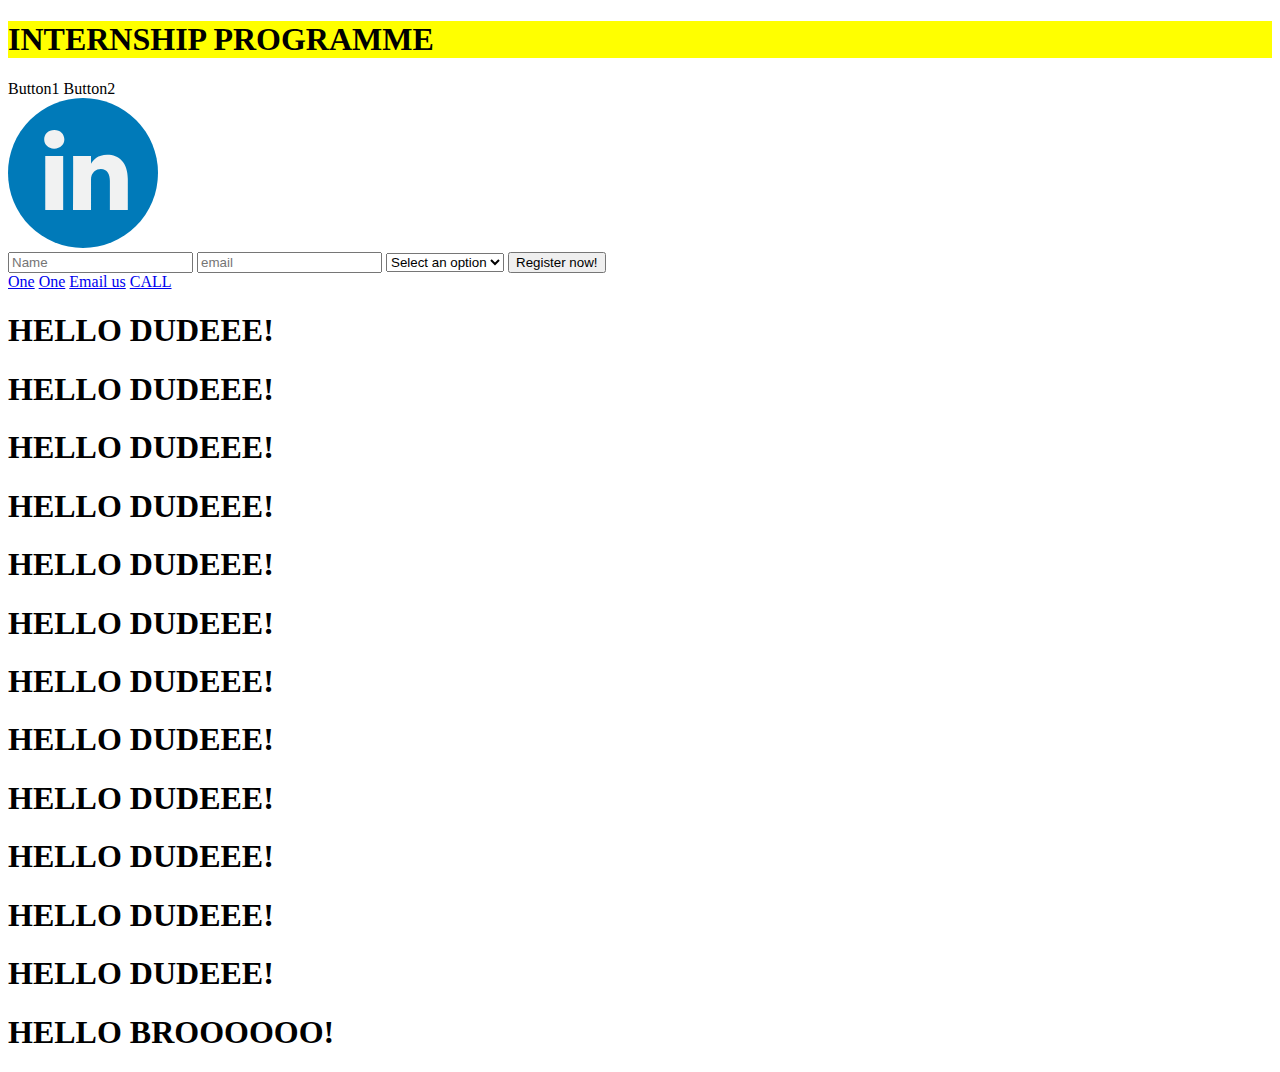
<file: index.html>
<!DOCTYPE html>
<html lang="en">
<head>
	<title>::Reactjspproject::</title>
	<link rel="icon" type="favicon" href="image/linkedin.svg">
	<meta name="viewport" content="width=device-width, initial-scale=1"/>
	<link rel="stylesheet" href="https://stackpath.bootstrapcdn.com/bootstrap/4.5.0/css/bootstrap.min.css" integrity="sha384-9aIt2nRpC12Uk9gS9baDl411NQApFmC26EwAOH8WgZl5MYYxFfc+NcPb1dKGj7Sk" crossorigin="anonymous">
	<script src="https://code.jquery.com/jquery-3.5.1.slim.min.js" integrity="sha384-DfXdz2htPH0lsSSs5nCTpuj/zy4C+OGpamoFVy38MVBnE+IbbVYUew+OrCXaRkfj" crossorigin="anonymous"></script>
<script src="https://cdn.jsdelivr.net/npm/popper.js@1.16.0/dist/umd/popper.min.js" integrity="sha384-Q6E9RHvbIyZFJoft+2mJbHaEWldlvI9IOYy5n3zV9zzTtmI3UksdQRVvoxMfooAo" crossorigin="anonymous"></script>
<script src="https://stackpath.bootstrapcdn.com/bootstrap/4.5.0/js/bootstrap.min.js" integrity="sha384-OgVRvuATP1z7JjHLkuOU7Xw704+h835Lr+6QL9UvYjZE3Ipu6Tp75j7Bh/kR0JKI" crossorigin="anonymous"></script>
</head>
<body>
	<h1 style="background: yellow"> INTERNSHIP PROGRAMME</h1>
	<span>Button1</span> 
	<span>Button2</span>
	<br>
	<img src="images/linkedin.svg" height="150px" width="150px">
	<form>
		<input type="text" placeholder="Name" required>
		<input type="email" placeholder="email" required>
		<select required>
			<option selected disabled>Select an option</option>
			<option value="one">Hyderabad</option>
			<option >Bangalore</option>
			<option>Bombay</option>
		</select>
		<input type="submit" value="Register now!">
	</form>
	<!--NAVIGATION ELEMENTS!-->
	<a href="#one">One</a> <!-- inbound navigation!-->
	<a href="about.html">One</a> <!-- outbound navigation!-->
	<a href="mailto: xyz@gmail.com">Email us</a>
	<a href="tel: +919951502754">CALL</a>
	<!-- These 4 anchors are navigation elements.They are inline i.e output is displayed in a single line unless specified, h1, p et cetera aren't inline, they cover the whole width!-->

	<h1 >HELLO DUDEEE!</h1>
	<h1>HELLO DUDEEE!</h1>
	<h1>HELLO DUDEEE!</h1>
	<h1>HELLO DUDEEE!</h1>
	<h1>HELLO DUDEEE!</h1>
	<h1>HELLO DUDEEE!</h1>
	<h1>HELLO DUDEEE!</h1>
	<h1>HELLO DUDEEE!</h1>
	<h1>HELLO DUDEEE!</h1>
	<h1>HELLO DUDEEE!</h1>
	<h1>HELLO DUDEEE!</h1>
	<h1>HELLO DUDEEE!</h1>
	<h1 id="one">HELLO BROOOOOO!</h1>

	<!--semantic elements!-->
	
</body>
</html>
</file>
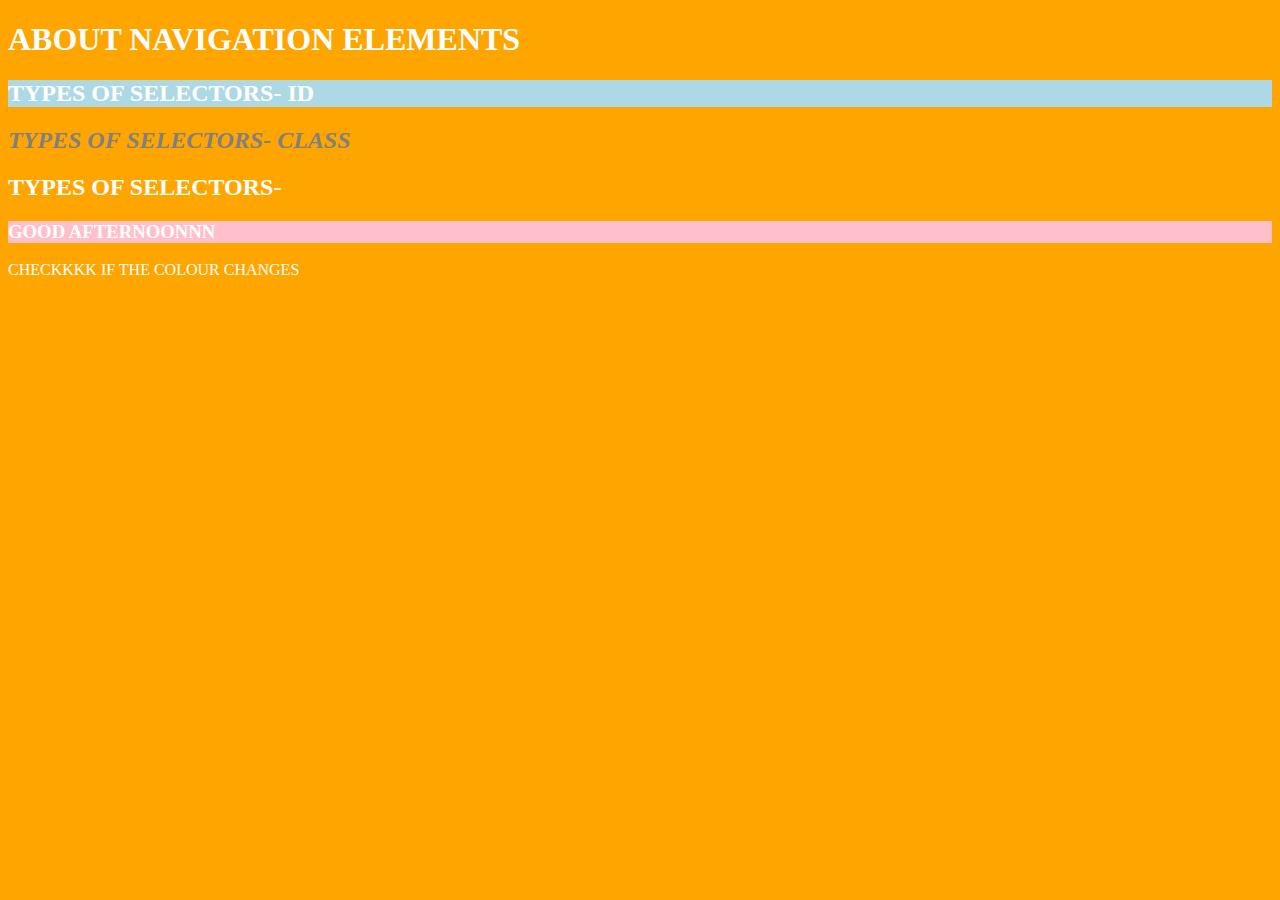
<file: about.html>
<!DOCTYPE html>
<html>
<head>
	<title>::about::</title>
	
	<!--* specifies a universal selector. Black background and white text is applied throughout to all the elements!!-->
	<!--id #- only for particular elements-->
	<style>
		*{
			background: orange;
			color: white;
		} 
		#one{
			background-color: lightblue
		}
		.two{
			font-style: italic;
			color: gray;
		}
		.parent#child{
			font-size: italic;
			color: green;
		}
		
	</style>
</head>
<body>

<h1> ABOUT NAVIGATION ELEMENTS</h1>
<h2 id="one">TYPES OF SELECTORS- ID</h2>
<h2 class="two">TYPES OF SELECTORS- CLASS</h2>
<h2 >TYPES OF SELECTORS-</h2>


<h3 style="background-color: pink;" >GOOD AFTERNOONNN</h3>
<p>CHECKKKK
IF
THE
COLOUR
CHANGES</p>
</body>
</html>
</file>
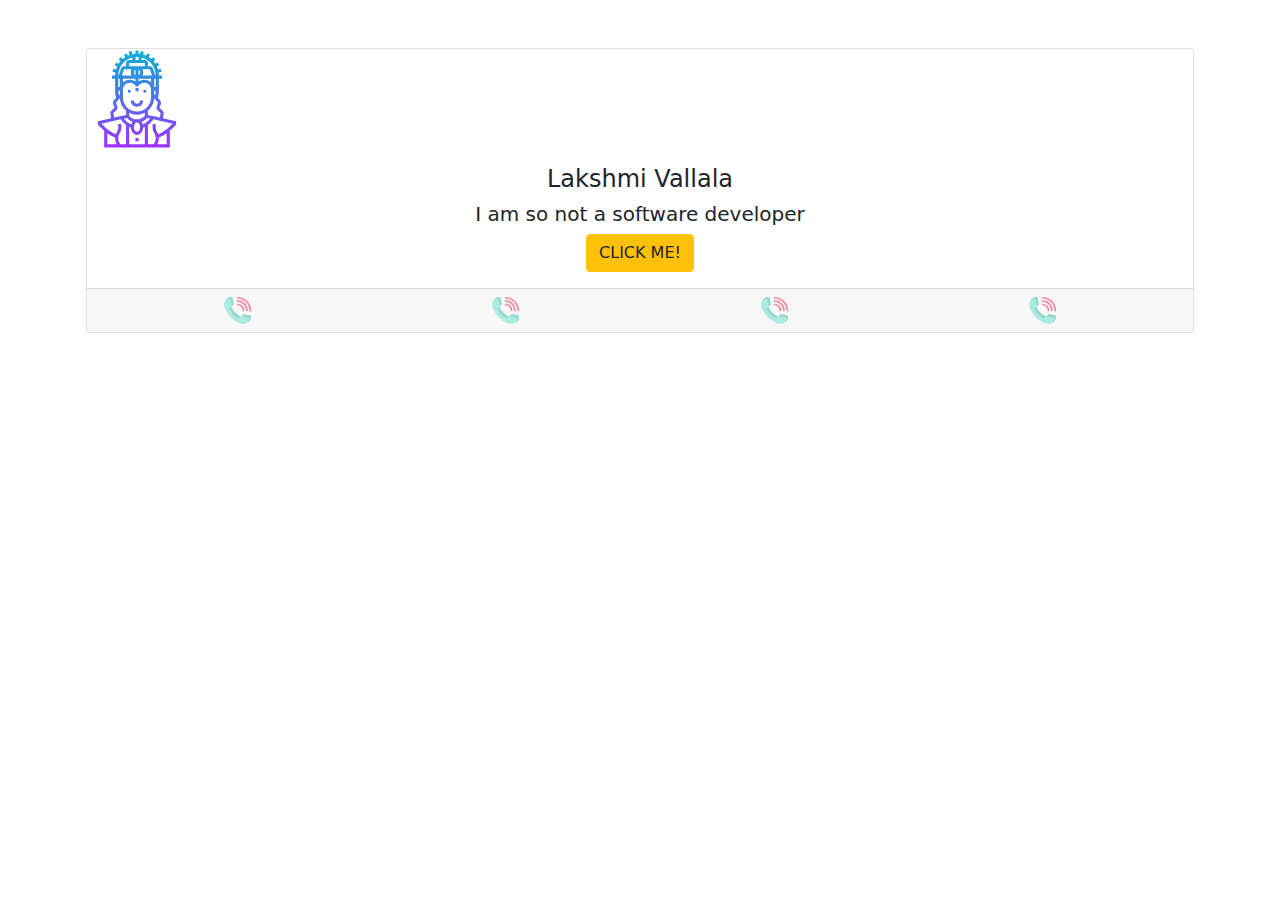
<file: cards.html>
<!DOCTYPE html>
<html>
<head>
	<title>::Profile Cards::</title>
	<link rel="stylesheet" type="text/css" href="css/bootstrap.min.css">
	<script type="text/javascript" src="js/bootstrap.min.js"></script>
	<style type="text/css">
		.demo{
			display: flex;
		}
		.demo img{
			width:10%;
		
		}
		/*.sample img{
			width: 50%;
		}*/
		/*.card{
			height: 700px;

		}
		mt is margin top*/
		.new-style{
			width: 100px;
		}

	</style>
</head>
<body>
	<div class="container text-center">
		<div class="card-group">
		<div class="card mt-5 sample" style="width: 10px">
			<img class="card-img-top new-style" src="images/lakshmi.svg">
			<div class="card-body">
				<h4 class="card-title">Lakshmi Vallala</h4>
				<h5 class="card-title">I am so not a software developer</h5>
				<a href="home.html" class="btn btn-warning">CLICK ME!</a>
			</div>
			<div class="card-footer demo">
				<a href="tel:938424934"><img src="images/call.svg"></a>
				<a href="tel:938424934"><img src="images/call.svg"></a>
				<a href="tel:938424934"><img src="images/call.svg"></a>
				<a href="tel:938424934"><img src="images/call.svg"></a>
			</div>



		</div>
	</div>
</div>




	
</body>
</html>
</file>
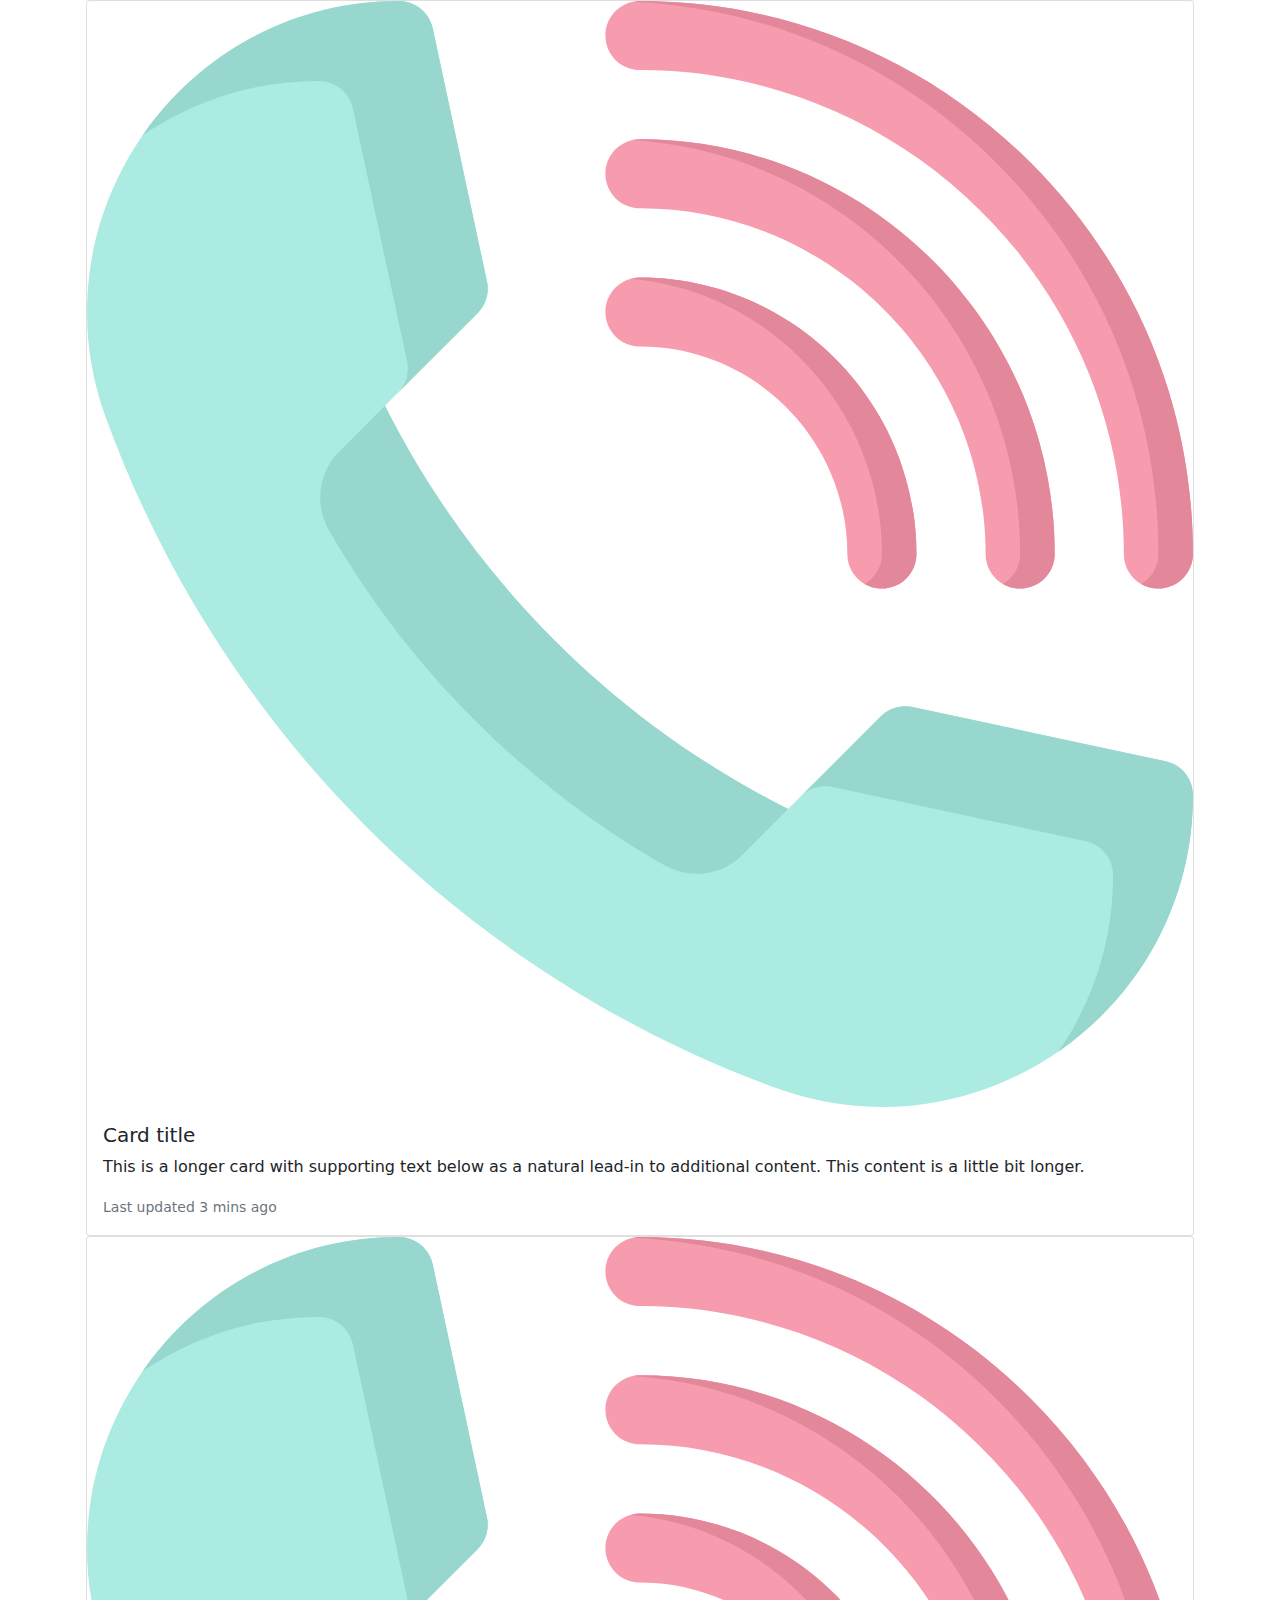
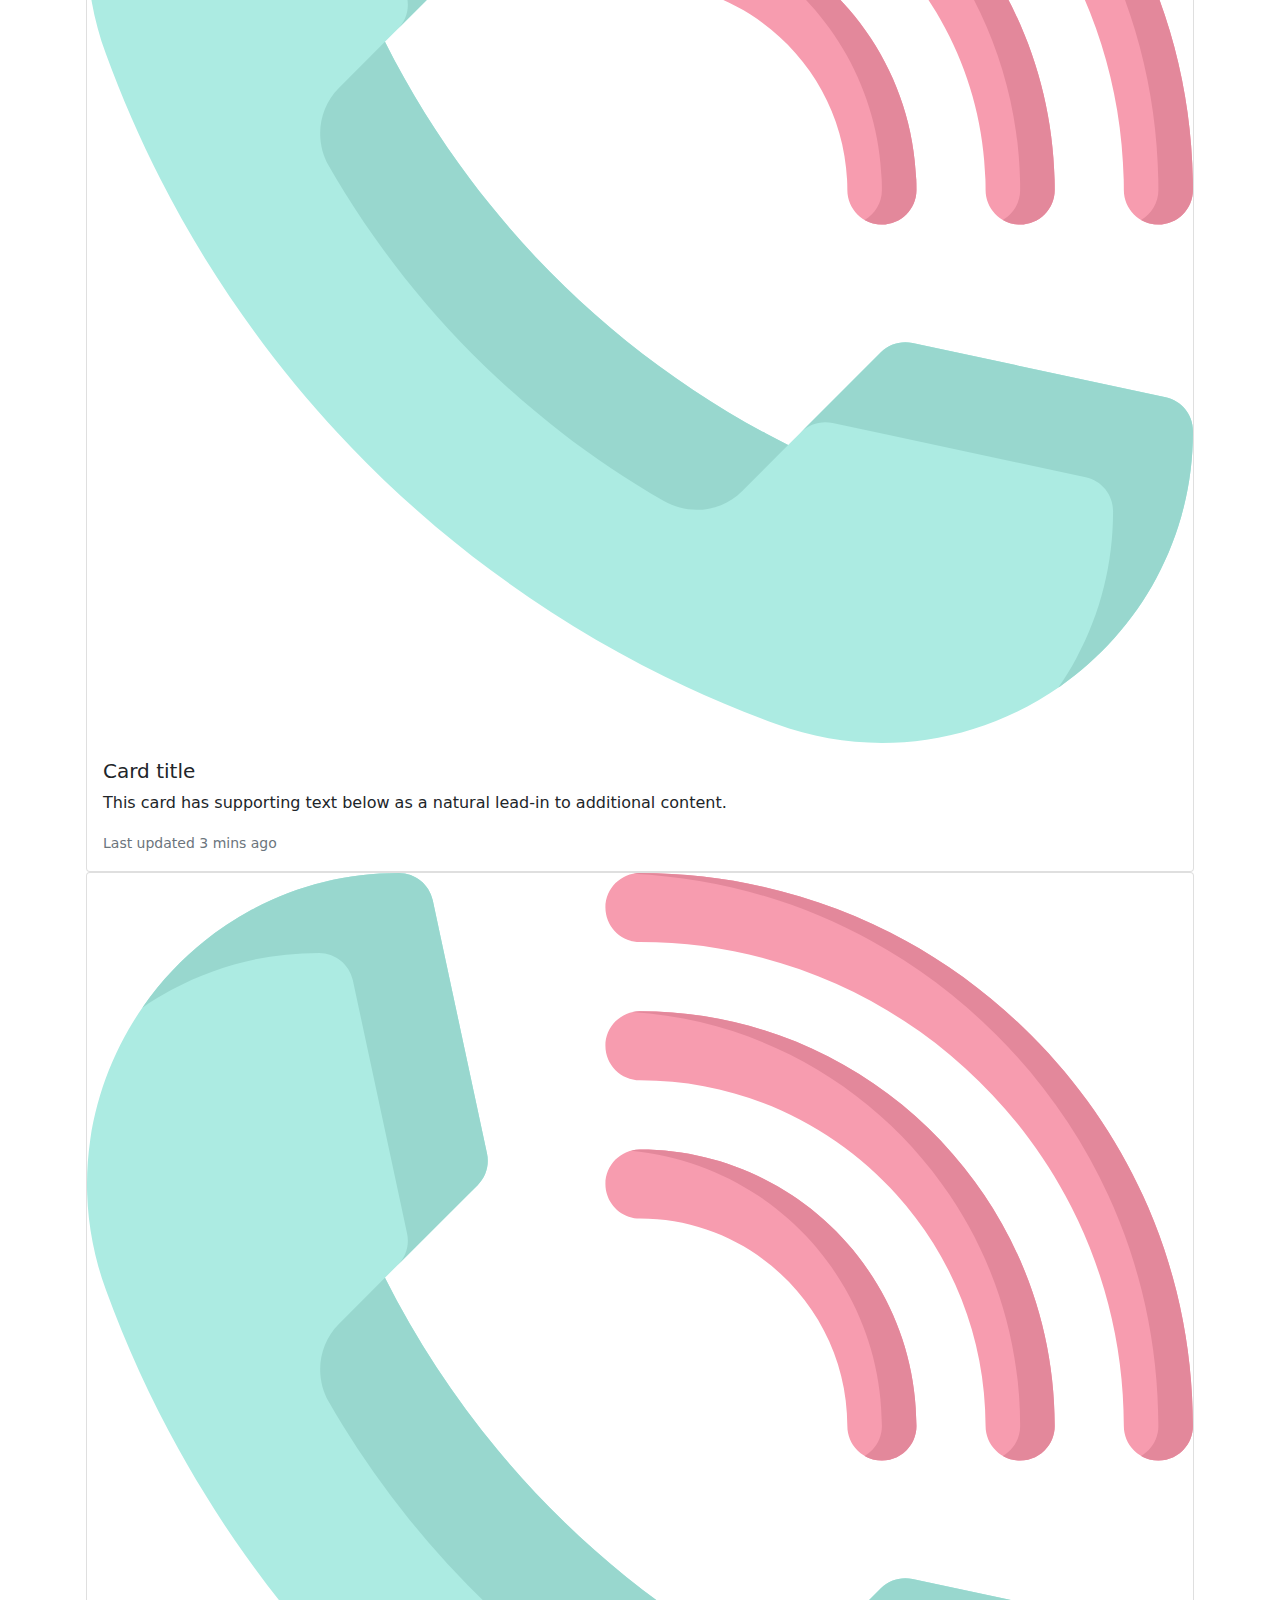
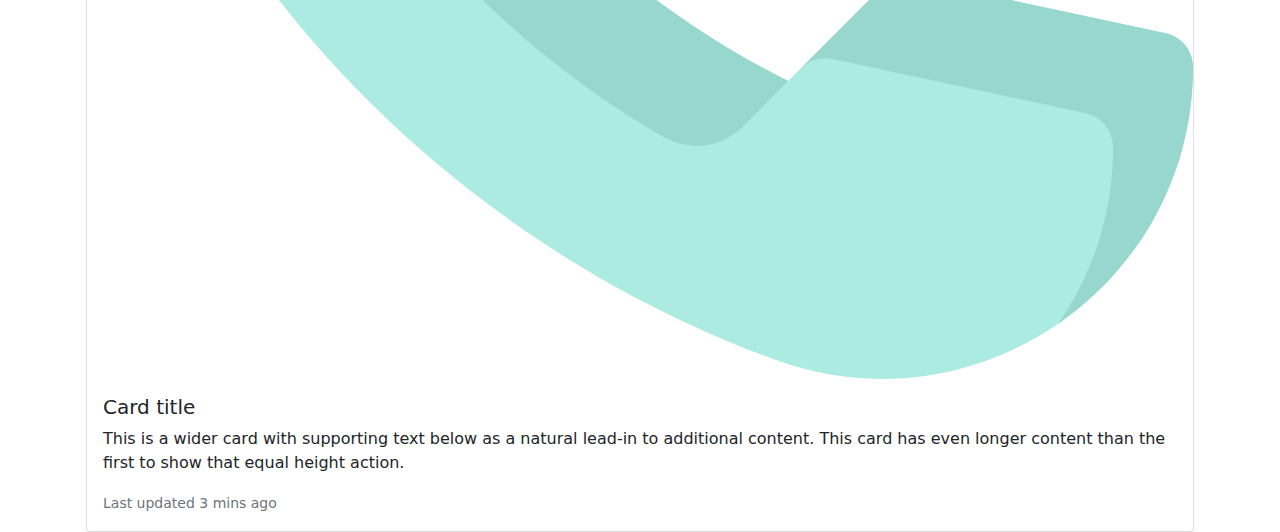
<file: cards1.html>
<!DOCTYPE html>
<html>
<head>
<title>:: Profile cards :: </title>
<link rel="stylesheet" type="text/css" href="css/bootstrap.min.css">
<script type="text/javascript" src="js/bootstrap.min.js"></script>
<!-- <style type="text/css">
.demo {
display: flex;
}
.demo img {
width: 10%;
}
.img1{
	width: 20%;
}

</style> -->
</head>
<body>
<div class="container ">

<div class="card-deck">
  <div class="card">
    <img src="images/call.svg" class="card-img-top" alt="...">
    <div class="card-body">
      <h5 class="card-title">Card title</h5>
      <p class="card-text">This is a longer card with supporting text below as a natural lead-in to additional content. This content is a little bit longer.</p>
      <p class="card-text"><small class="text-muted">Last updated 3 mins ago</small></p>
    </div>
  </div>
  <div class="card">
    <img src="images/call.svg" class="card-img-top" alt="...">
    <div class="card-body">
      <h5 class="card-title">Card title</h5>
      <p class="card-text">This card has supporting text below as a natural lead-in to additional content.</p>
      <p class="card-text"><small class="text-muted">Last updated 3 mins ago</small></p>
    </div>
  </div>
  <div class="card">
    <img src="images/call.svg" class="card-img-top" alt="...">
    <div class="card-body">
      <h5 class="card-title">Card title</h5>
      <p class="card-text">This is a wider card with supporting text below as a natural lead-in to additional content. This card has even longer content than the first to show that equal height action.</p>
      <p class="card-text"><small class="text-muted">Last updated 3 mins ago</small></p>
    </div>
  </div>
</div>


</div>
</body>
</html>
</file>
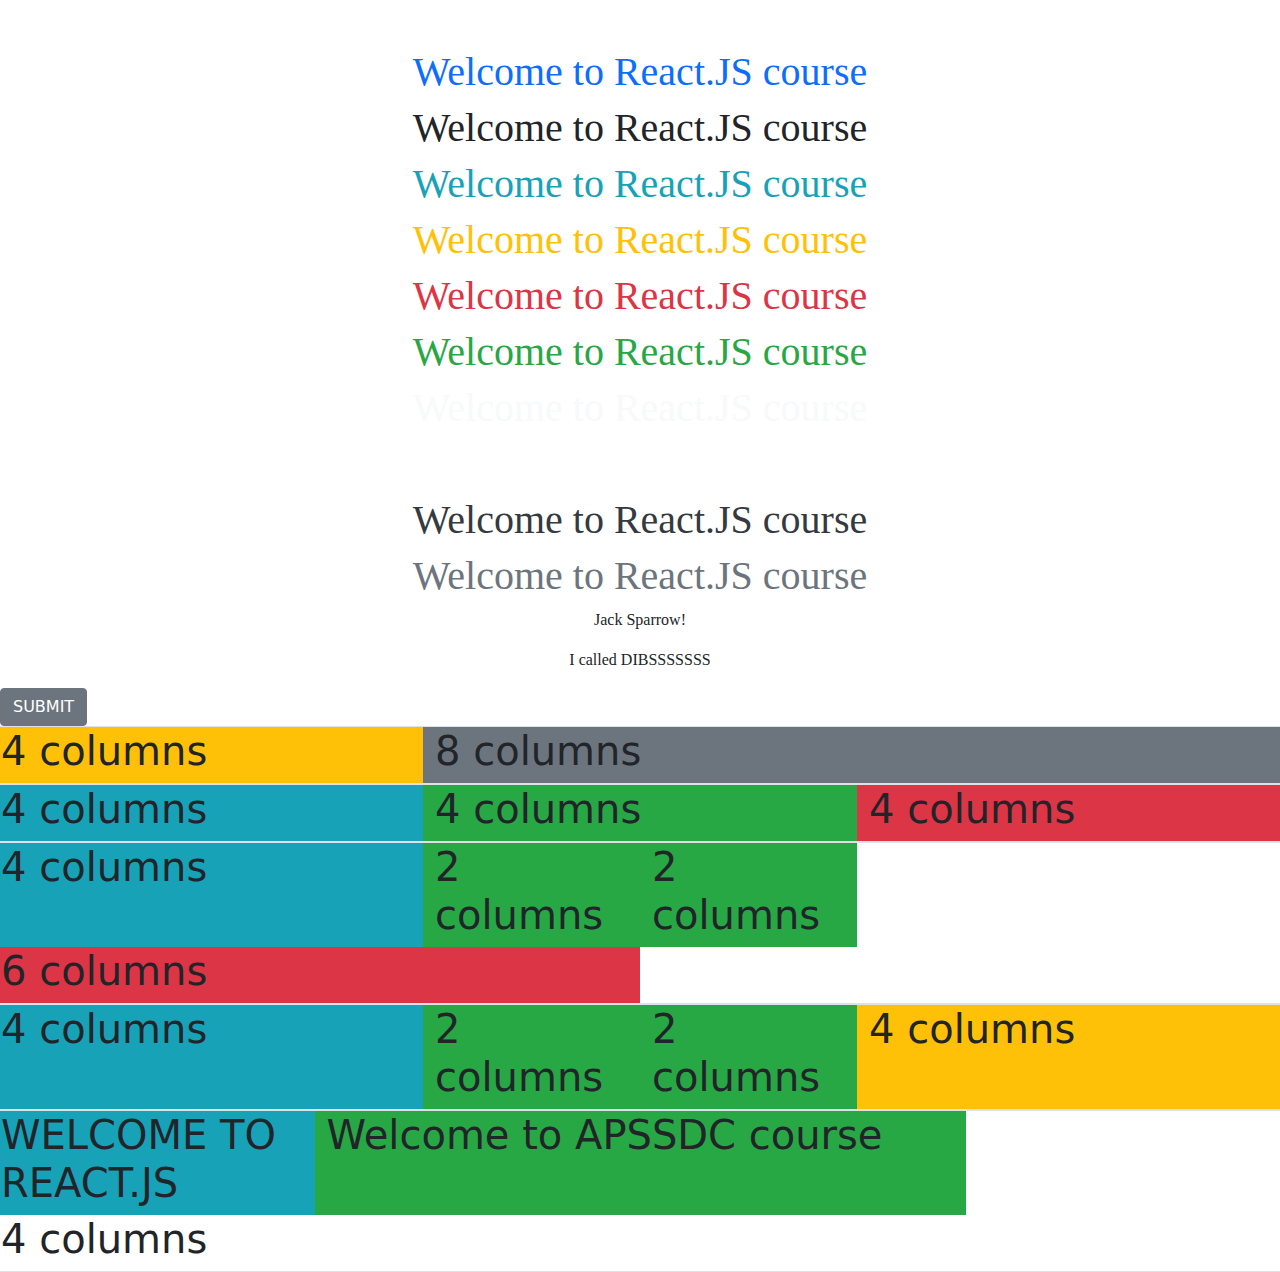
<file: home.html>
<!DOCTYPE html>
<html>
<head>
	<title>::Bootstrap concepts</title>
	<meta name="viewport" content="width=device-width" initial-scale=1.0>
	<link rel="stylesheet" type="text/css" href="css/bootstrap.min.css">
	<script type="text/javascript" src="js/bootstrap.min.js"></script>
</head>
<body>
<div class="container text-center mt-5" style="font-family: italic;">
	<h1 class="text-primary"> Welcome to React.JS course</h1>
	<h1 class="text-seondary"> Welcome to React.JS course</h1>
	<h1 class="text-info"> Welcome to React.JS course</h1>
	<h1 class="text-warning"> Welcome to React.JS course</h1>
	<h1 class="text-danger"> Welcome to React.JS course</h1>
	<h1 class="text-success"> Welcome to React.JS course</h1>
	<h1 class="text-light"> Welcome to React.JS course</h1>
	<h1 class="text-white"> Welcome to React.JS course</h1>
	<h1 class="text-dark"> Welcome to React.JS course</h1>
	<h1 class="text-muted"> Welcome to React.JS course</h1>
	<p>Jack Sparrow!</p>
	<p>I called DIBSSSSSSS</p>
</div>
<button class="btn btn-secondary">SUBMIT</button>
<div class="row border">
	<!--12 columns , sm means small screen-->
	<div class="col-sm-4 bg-warning">
		<h1>4 columns</h1>
	</div>
	<div class="col-sm-8 bg-secondary">
		<h1>8 columns</h1>
	</div>
</div>

<div class="row border">
	<!--For each row we have 12 columns , sm means small screen-->
	<div class="col bg-info">
		<h1>4 columns</h1>
	</div>
	<div class="col bg-success">
		<h1>4 columns</h1>
	</div>
	<div class="col bg-danger">
		<h1>4 columns</h1>
	</div>
</div>

<div class="row border">
	<!-- Grid system for medium md device -->
	<div class="col-md-4 bg-info">
		<h1>4 columns</h1>
	</div>
	<div class="col-md-2 bg-success">
		<h1>2 columns</h1>
	</div>
	<div class="col-md-2 bg-success">
		<h1>2 columns</h1>
	</div>
	<div class="col-md-6 bg-danger">
		<h1>6 columns</h1>
	</div>
</div>
<div class="row border">
	<!-- Grid system for medium md device -->
	<div class="col-md-4 bg-info">
		<h1>4 columns</h1>
	</div>
	<div class="col-md-2 bg-success">
		<h1>2 columns</h1>
	</div>
	<div class="col-md-2 bg-success">
		<h1>2 columns</h1>
	</div>
	<div class="col-md-4 bg-warning">
		<h1>4 columns</h1>
	</div>
</div>



<div class="row border">
	<!-- Grid system for medium md device -->
	<div class="col-sm-6 col-md-4 col-lg-3 bg-info">
		<h1>WELCOME TO REACT.JS</h1>
	</div>
	<div class="col-sm-2 col-md-4 col-lg-6 bg-success">
		<h1>Welcome to APSSDC course</h1>
	</div>
	<div class="cold-sm-2 col-md-4  cold-lg-3bg-warning">
		<h1>4 columns</h1>
	</div>
</div>


</body>
</html>

<!-- mt-2 0.5 rem 8px
	mt-3 1rem 16px
	mt-4 1.5rem 24px
	mt-5 3rem 48px!
	COLOURS:
	text-warning
	text-danfer
	text-success
	text-light
	text-dark
	text-muted
	text-white
-->
</file>
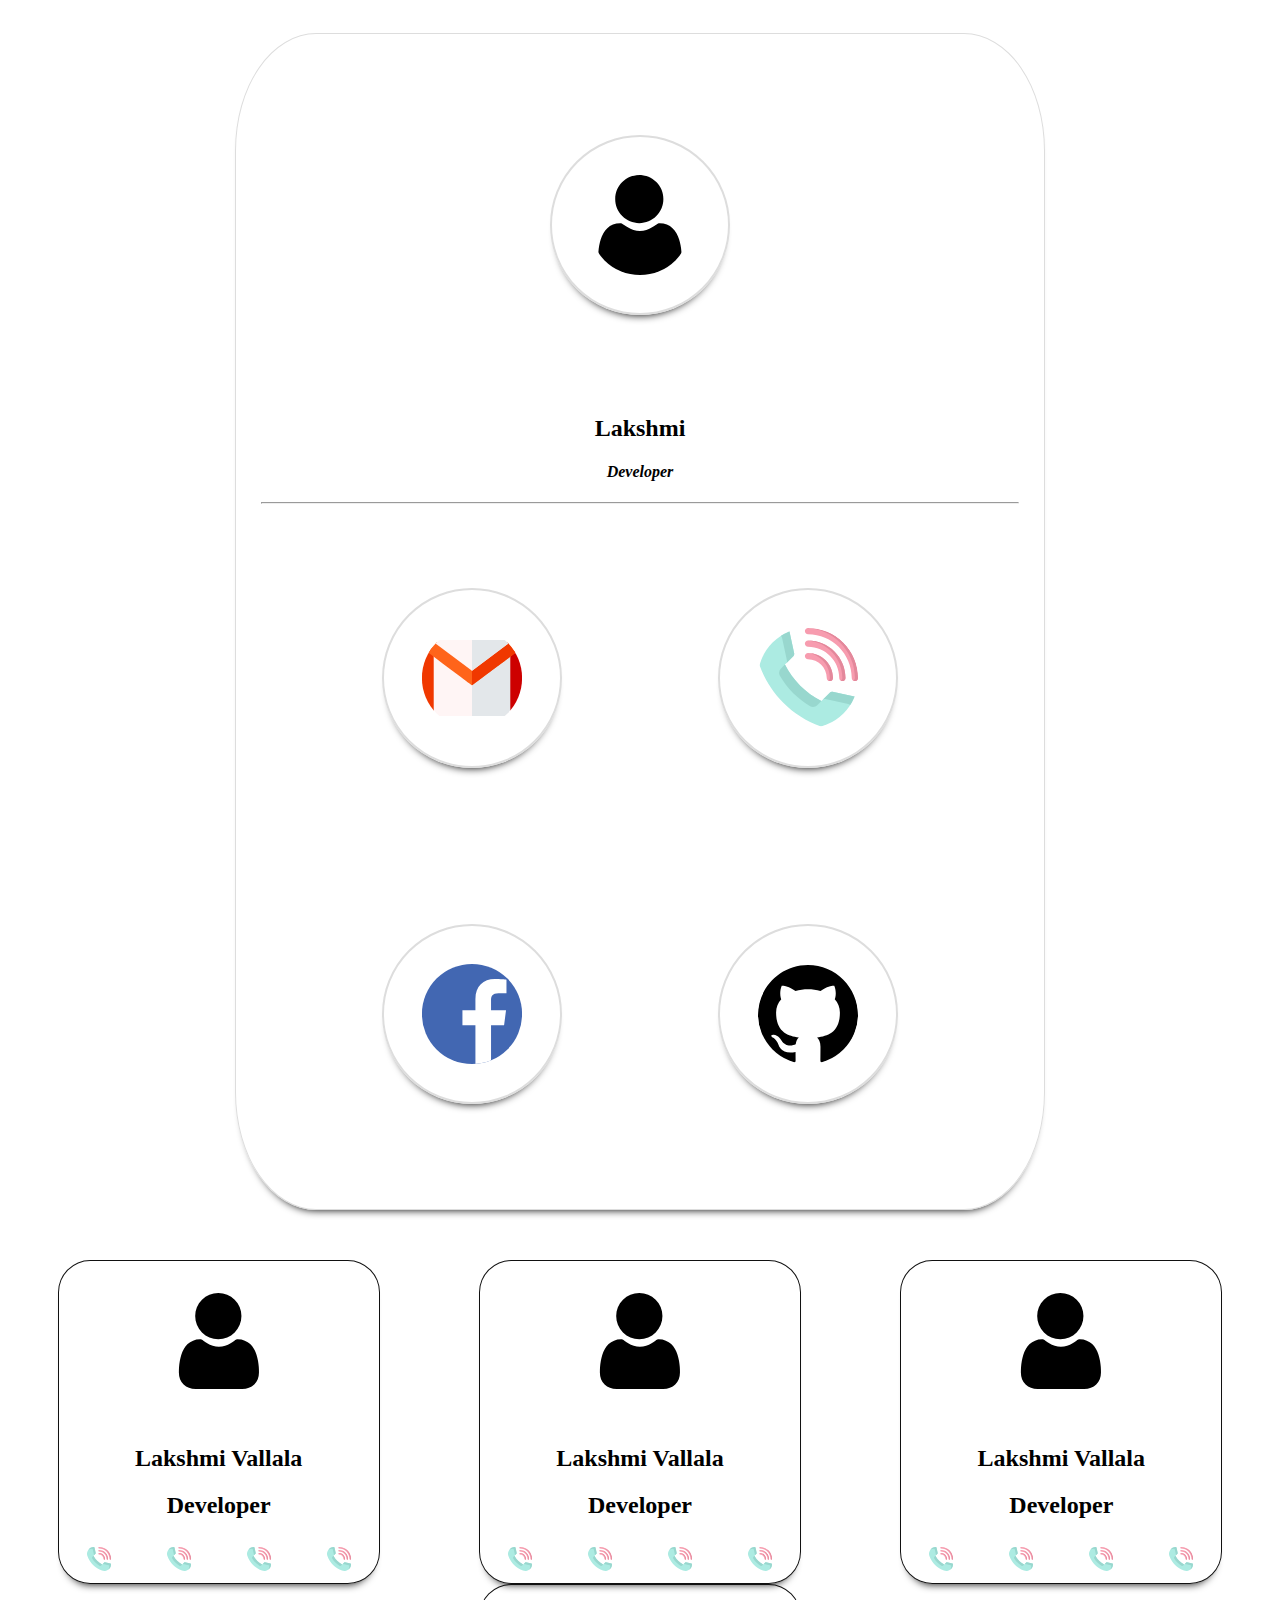
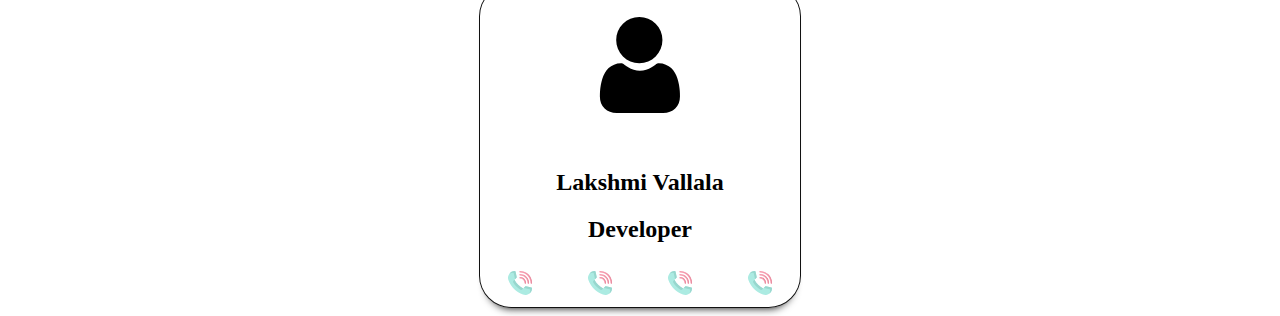
<file: pro.html>
<!DOCTYPE html>
<html>
<head>
	<title>::PROFILE::</title>
	<link rel="stylesheet" type="text/css" href="css/style.css">
	<meta name="viewport" content="width=device-width, initial-scale=1"/>
</head>
<body>
	<section class="parent">
		<article class="child">
			<img src="images/user.svg"  class="profile">
			<h2>Lakshmi</h2>
			<h4><em>Developer</em></h4>
			<hr>
			<a href="mailto: lakshmivallala11@gmail.com"><img src="images/gmail.svg" class="profile"></a>
			<a href="tel: +919951502754"><img src="images/call.svg" class="profile"></a>
			<a href="https://www.facebook.com/vallala.lakshmi" target="_blank"><img src="images/facebook.svg" class="profile" ></a>
			<a href="https://github.com/Lakshmivallala" target="_blank"><img src="images/github.svg" class="profile"></a>

		</article>
 	</section>
		<div class="main">
			<div class="c">
				<img src="images/user.svg">
				<h2>Lakshmi Vallala</h2>
				<h2>Developer</h2>
				<div class="details">
					<a href="tel:9951550284"><img src="images/call.svg"></a>
					<a href="tel:9951550284"><img src="images/call.svg"></a>
					<a href="tel:9951550284"><img src="images/call.svg"></a>
					<a href="tel:9951550284"><img src="images/call.svg"></a>
					</div>
			</div>

			<div class="c">
				<img src="images/user.svg">
				<h2>Lakshmi Vallala</h2>
				<h2>Developer</h2>
				<div class="details">
					<a href="tel:9951550284"><img src="images/call.svg"></a>
					<a href="tel:9951550284"><img src="images/call.svg"></a>
					<a href="tel:9951550284"><img src="images/call.svg"></a>
					<a href="tel:9951550284"><img src="images/call.svg"></a>
					</div>
				
			</div>


			<div class="c">
				<img src="images/user.svg">
				<h2>Lakshmi Vallala</h2>
				<h2>Developer</h2>
				<div class="details">
					<a href="tel:9951550284"><img src="images/call.svg"></a>
					<a href="tel:9951550284"><img src="images/call.svg"></a>
					<a href="tel:9951550284"><img src="images/call.svg"></a>
					<a href="tel:9951550284"><img src="images/call.svg"></a>
					</div>
				
			</div>


			<div class="c">
				<img src="images/user.svg">
				<h2>Lakshmi Vallala</h2>
				<h2>Developer</h2>
				<div class="details">
					<a href="tel:9951550284"><img src="images/call.svg"></a>
					<a href="tel:9951550284"><img src="images/call.svg"></a>
					<a href="tel:9951550284"><img src="images/call.svg"></a>
					<a href="tel:9951550284"><img src="images/call.svg"></a>
					</div>
				</div>
			</div>


</body>
</html>
</file>
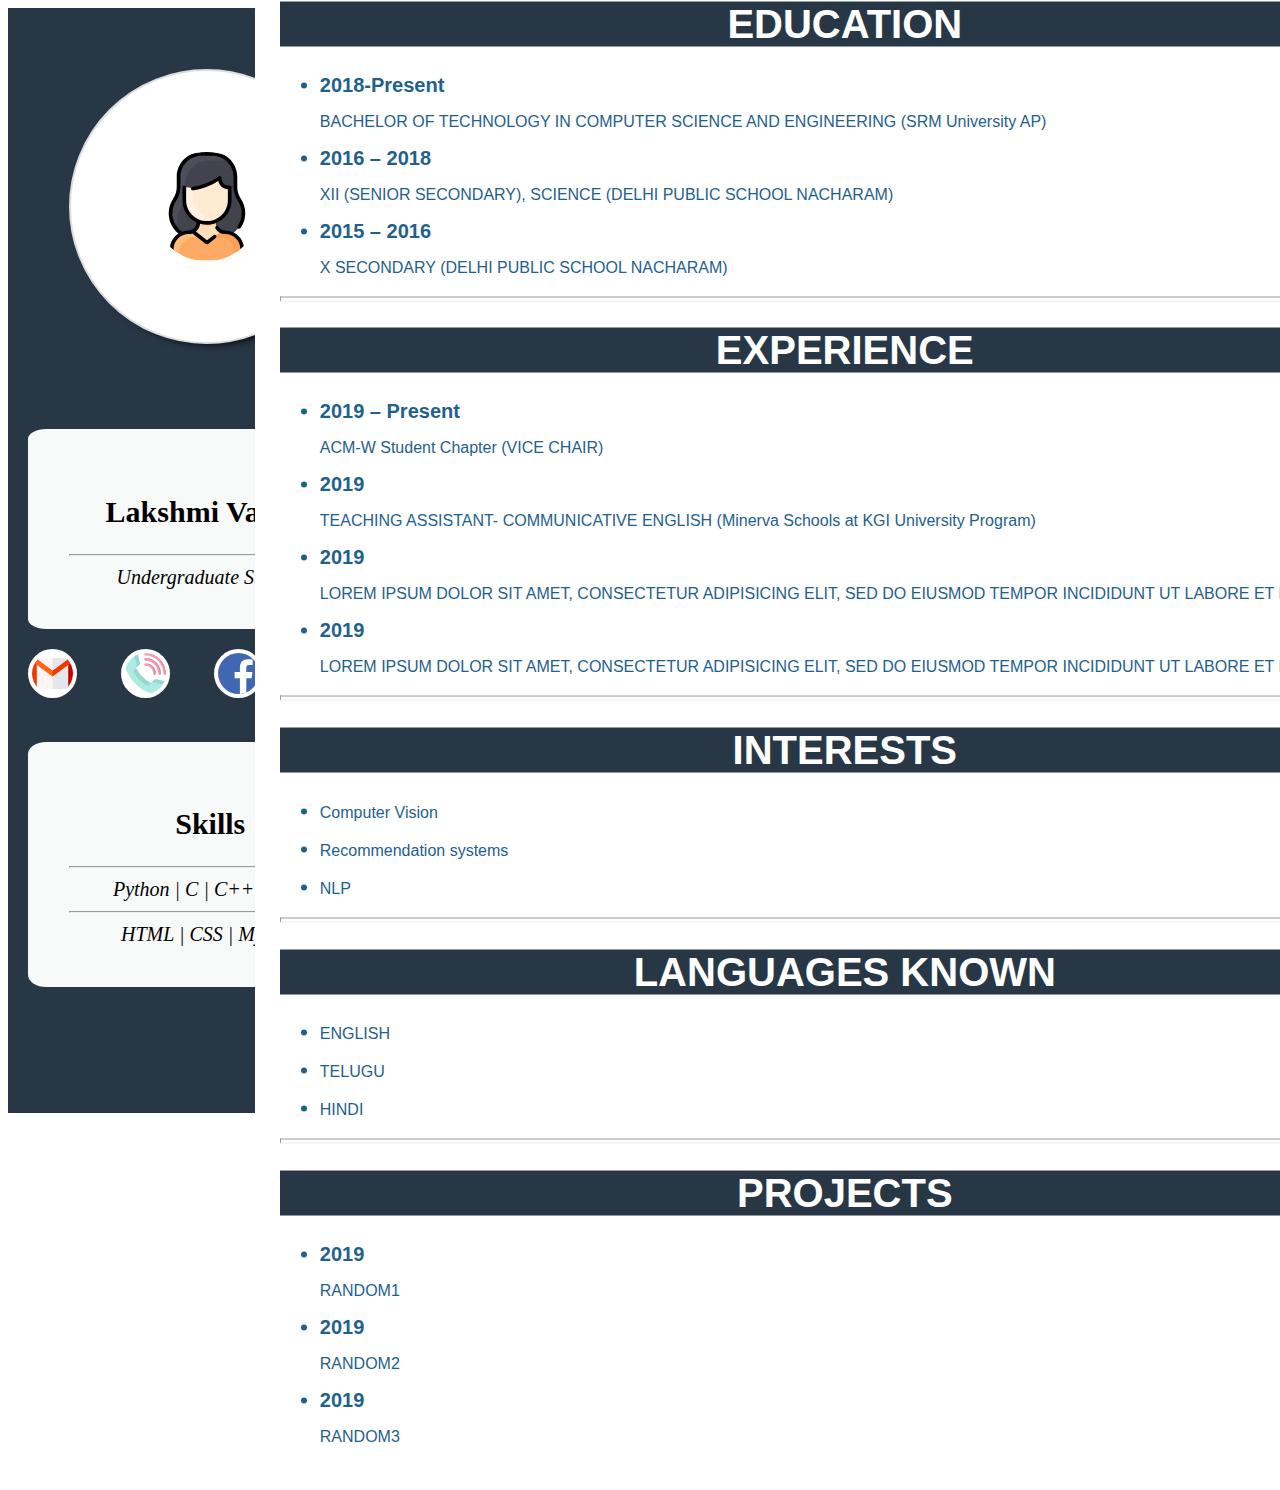
<file: sampleresume.html>
<!DOCTYPE html>
<html>
<head>
	<title>::ASSIGNMENT 1::</title>
	<link rel="stylesheet" type="text/css" href="css1/resume.css">
	<meta name="viewport" content="width-device-width, initial-scale=1"/>
</head>
<body>

	<section class="parent">
		<aside class="me">
			<section id="photo">
				<img src="images/woman.svg" class="res">
			</section>
			<section id="about">
			<h2>Lakshmi Vallala</h2>
			<hr>
			<em>Undergraduate Student</em>
			</section>
			<section>
			<a href="mailto: lakshmivallala11@gmail.com"><img src="images/gmail.svg" class="contact"></a>
			<a href="tel: +919951502754"><img src="images/call.svg" class="contact"></a>
			<a href="https://www.facebook.com/vallala.lakshmi" target="_blank"><img src="images/facebook.svg" class="contact" ></a>
			<a href="https://github.com/Lakshmivallala" target="_blank"><img src="images/github.svg" class="contact"></a>
			</section>

			<section id="about">
			<h2>Skills</h2>
			<hr>
			<em>Python | C | C++ | Java 
			<hr>
			 HTML | CSS | MySQL
			</em>
			</section>
			<section>

		</aside>
	</section>


<div class="main">

<SECTION class="education">
<h1>EDUCATION</h1>
<ul>

<li>
	<div class="date">2018-Present</div>
	<div class="info">
		<p class="semi-bold">
		BACHELOR OF TECHNOLOGY IN COMPUTER SCIENCE AND ENGINEERING (SRM University AP) </p>
	</div>
</li>

<li>
	<div class="date">2016 – 2018 </div>
	<div class="info">
		<p class="semi-bold">
			XII (SENIOR SECONDARY), SCIENCE (DELHI PUBLIC SCHOOL NACHARAM)</p>
	</div>
</li>


<li>
	<div class="date">2015 – 2016 </div>
	<div class="info">
		<p class="semi-bold">
			X SECONDARY (DELHI PUBLIC SCHOOL NACHARAM)</p>
	</div>
</li>

</ul>
<hr size="5%">
<h1>EXPERIENCE</h1>
<ul>

<li>
	<div class="date">2019 – Present</div>
	<div class="info">
		<p class="semi-bold">
		ACM-W Student Chapter (VICE CHAIR)</p>
	</div>
</li>

<li>
	<div class="date">2019 </div>
	<div class="info">
		<p class="semi-bold">
			TEACHING ASSISTANT- COMMUNICATIVE
ENGLISH (Minerva Schools at KGI
University Program)</p>
	</div>
</li>

<li>
	<div class="date">2019 </div>
	<div class="info">
		<p class="semi-bold">
			LOREM IPSUM DOLOR SIT AMET, CONSECTETUR ADIPISICING ELIT, SED DO EIUSMOD
			TEMPOR INCIDIDUNT UT LABORE ET DOLORE  </p>
	</div>
</li>

<li>
	<div class="date">2019 </div>
	<div class="info">
		<p class="semi-bold">
			LOREM IPSUM DOLOR SIT AMET, CONSECTETUR ADIPISICING ELIT, SED DO EIUSMOD
			TEMPOR INCIDIDUNT UT LABORE ET DOLORE  </p>
	</div>
</li>
</ul>



<hr size="5%">
<h1>INTERESTS</h1>
<ul>

<li>
	<div class="info">
		<p class="semi-bold">
		Computer Vision</p>
	</div>
</li>

<li>
	<div class="info">
		<p class="semi-bold">
			Recommendation systems</p>
	</div>
</li>

<li>
	<div class="info">
		<p class="semi-bold">
			NLP</p>
	</div>
</li>
</ul>


<hr size="5%">
<h1>LANGUAGES KNOWN</h1>
<ul>

<li>
	<div class="info">
		<p class="semi-bold">
		ENGLISH</p>
	</div>
</li>

<li>
	<div class="info">
		<p class="semi-bold">
			TELUGU</p>
	</div>
</li>

<li>
	<div class="info">
		<p class="semi-bold">
			HINDI</p>
	</div>
</li>
</ul>


<hr size="5%">
<h1>PROJECTS</h1>
<ul>

<li>
	<div class="date">2019</div>
	<div class="info">
		<p class="semi-bold">
		RANDOM1</p>
	</div>
</li>

<li>
	<div class="date">2019 </div>
	<div class="info">
		<p class="semi-bold">
			RANDOM2</p>
	</div>
</li>

<li>
	<div class="date">2019 </div>
	<div class="info">
		<p class="semi-bold">
			RANDOM3</p>
	</div>
</li>
</ul>

</SECTION>
</div>
</body>
</html>
</file>
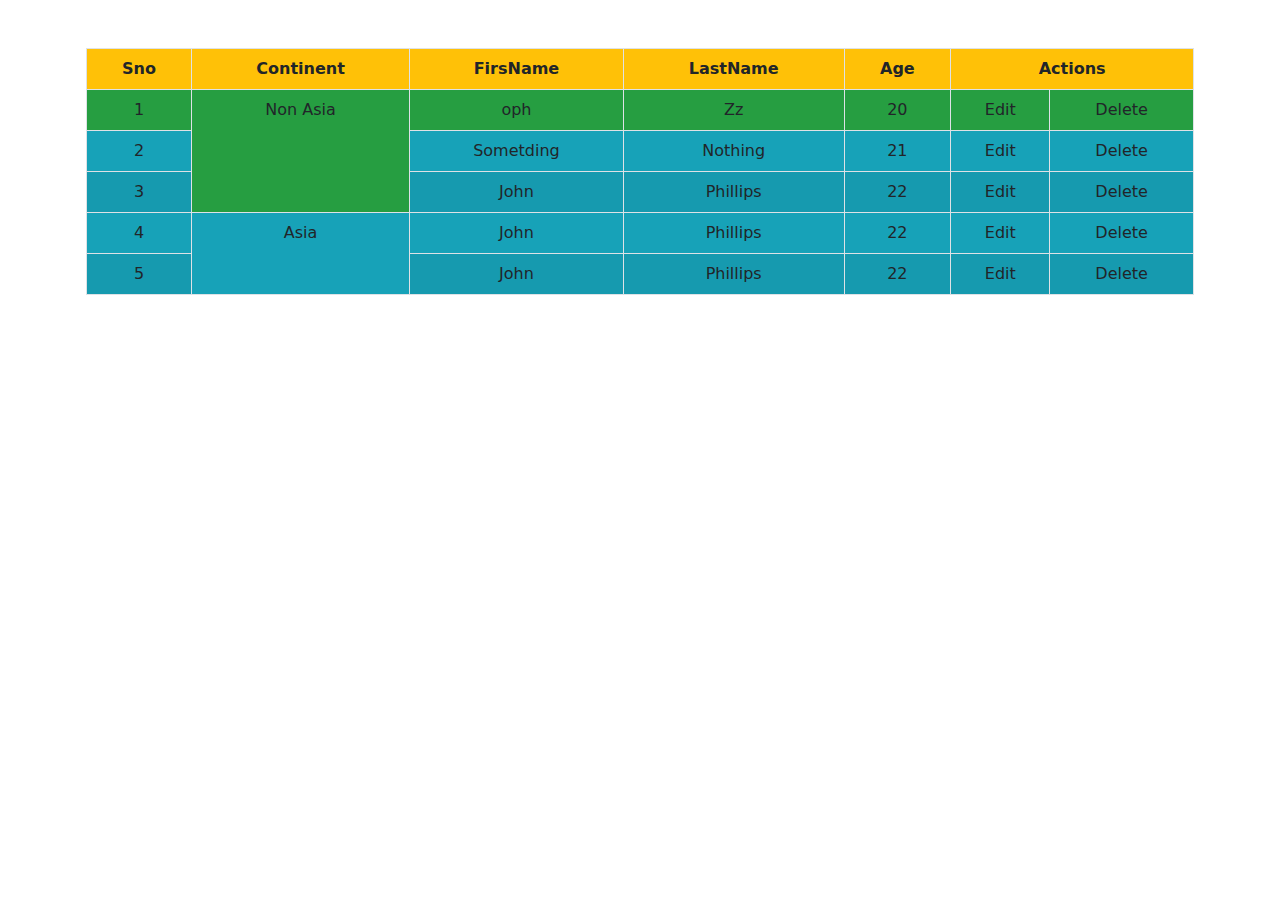
<file: table.html>
<!DOCTYPE html>
<html>
<head>
	<title>::BOOTSTRAP TABLES::</title>
	<meta name="viewport" content="width=device-width" initial-scale=1.0>
	<link rel="stylesheet" type="text/css" href="css/bootstrap.min.css">
	<script type="text/javascript" src="js/bootstrap.min.js"></script>
<!-- <style type="text/css">
	.non{
		margin-top:50%;
	}
	/*table{
		margin-top: 50px;
	}*/
</style> -->

</head>
<body>
	<div class="container table-responsive mt-5">
	<!-- If you don't apply container, the table will occupy the entire width of the device -->
	<!-- <center> -->
	<!-- <table border="2"> -->
	<table class="table table-bordered table-striped table-hover text-center">
		<!-- <caption>Table concept in bootstrap!</caption> -->
		<thead class="thead-dark bg-warning">
		<tr>
			<th>Sno</th>
			<th>Continent</th>
			<th>FirsName</th>
			<th>LastName</th>
			<th>Age</th>
			<th colspan="2"">Actions</th>
		</tr>
	</thead>
	<tbody class="bg-info text-center">
		<tr class="bg-success">
			<td>1</td>
			<td rowspan="3" class="non">Non Asia</td>
			<td>oph</td>
			<td>Zz</td>
			<td>20</td>
			<td>Edit</td>
			<td>Delete</td>
		</tr>
		<tr>
			<td>2</td>
			<td>Sometding</td>
			<td>Nothing</td>
			<td>21</td>
			<td>Edit</td>
			<td>Delete</td>
		</tr>
		<tr>
			<td>3</td>
			<td>John</td>
			<td>Phillips</td>
			<td>22</td>
			<td>Edit</td>
			<td>Delete</td>
		</tr>
		<tr>
			<td>4</td>
			<td rowspan="2">Asia</td>
			<td>John</td>
			<td>Phillips</td>
			<td>22</td>
			<td>Edit</td>
			<td>Delete</td>
		</tr>
		<tr>
			<td>5</td>
			<td>John</td>
			<td>Phillips</td>
			<td>22</td>
			<td>Edit</td>
			<td>Delete</td>
		</tr>
		
	</tbody>
	<!-- cant apply bootsrap styles for tfoot elements
	 <tfoot>
		<tr>
			<td>3</td>
			<td>John</td>
			<td>Phillips</td>
			<td>22</td>
		</tr>
	</tfoot> -->
	</table>
</div>
<!-- </center> -->
</body>
</html>
</file>
<file: css/style.css>
.profile{
	width: 100px;
	border:2px solid #ddd;
	padding:5%;
	margin:10%;
	box-shadow: 0px 8px 8px -8px #000;
	border-radius:70%;
}

.parent{
	display:flex;
	flex-direction:row;
	flex-wrap:wrap;
	justify-content:center;
}

.child{
	width: 60%;
	border:1px solid #ddd;
	padding:2%;
	margin:2%;
	text-align: center;
	box-shadow:0px 8px 8px -8px #000;
	border-radius:10%;
	margin-bottom: 4%
}

.contact{
	width:50px;
}


/* for extrasmall devices: 320px to 48-px
small- 481 to 767
for ipad 768 to 991px
for large min 1024*/

@media only screen and (min-width: 360px) and (max-width: 640px)
{
	.child{
		width: 90%;
		border:1px solid #ddd;
		padding: 2%;
		margin:2%;
		box-shadow: 0px 8px 8px -8px #000;
		border-radius: 10%;
		text-align:center;

	}
h2{
	color: blue;
}
}

@media only screen and (min-width: 768) and (max-width: 1024)
{
	h2{
		color: yellow;
	}
}

.c{
	width: 20rem;
	border: 1px solid #111;
	text-align:center;
	border-radius: 10%;
	box-shadow: 0px 8px 8px -8px #000
}
.c img{
	width: 30%;
	padding: 10%
}
.details{
	display: flex;
}

.details img{
	width: 30%
}

.main{
	display: flex;
	flex-wrap: wrap;
	justify-content: space-around;
	}
</file>
<file: css1/resume.css>
/*For whole*/
.parent{
	display:flex;
	flex-direction:column;
	flex-wrap:wrap;
	justify-content:center;
	background-color: #F8F9F9;
	width: 32%;
	border-radius: 0%;
	padding-bottom: 10%;
	/*background-image: linear-gradient(to bottom right, #E8F8F5, #FDEDEC);*/
	background-color: #273746;
}

/*for icon*/
.res{
	width: 110px;
	border:2px solid #ddd;
	padding:20%;
	margin:15%;
	box-shadow: 5px 8px 8px -8px #000;
	border-radius:100%;
	background-color: white;
	}

/*For small boxes*/
#about{
	background-color: #F8F9F9 ;
	font-size: 20px;
	padding:10%;
	margin:5%;
	text-align: center;
	border-radius:5%;
	margin-bottom: 0%;


}

/*For icons*/
.contact{
	width: 10%;
	margin: 5%;
	padding: 1%;
	padding-top: 1%;
	padding-bottom: 1%;
	border-radius:100%;
	background-color: white;
}


.education{
  position: absolute;
  top: 80%;
  left: 66%;
  transform: translate(-50%, -50%);
  width: 1130px;
  padding: 25px;
  color: #1F618D;
  font-size: 20px;
  font-weight: 800;
  margin-bottom: 15px;
  font-family: "Montserrat", sans-serif;
  background-color: white;
  border-radius: 4%;
}

.education h1{
	color:white;
	text-align: center;
	background-color: #273746;

}


.education h1:hover{
	color:purple;
	text-align: center;
	background-color: #273746;

}


.edducation ul li .date {
  font-size: 16px;
  font-weight: 500;
  margin-bottom: 15px;
}

.semi-bold {
  font-weight: 500;
  font-size: 16px;
}
.education ul li p .semi-bold {

  margin-bottom: 15px;
}


.main{
	background-color: black;
}





/*@media only screen and (min-width: 360px) and (max-width: 640px)

h2{
	color: blue;
}
.parent{
	display:flex;
	flex-direction:column;
	flex-wrap:wrap;
	justify-content:center;
	background-color: #F8F9F9;
	width: 75%;
	border-radius: 0%;
	padding-bottom: 5%;
	background-image: linear-gradient(to bottom right, #E8F8F5, #FDEDEC);

}

.res{
	width: 75px;
	border:2px solid #ddd;
	padding:20%;
	margin:15%;
	box-shadow: 5px 8px 8px -8px #000;
	border-radius:100%;
	background-color: white;
	}

.contact{
	width: 10%;
	padding: 5%;
	padding-top: 15%;
	padding-bottom: 15%;
}

#about{
	background-color: #F8F9F9 ;
	font-size: 15px;
	padding:7%;
	margin:2%;
	text-align: center;
	border-radius:5%;
	margin-bottom: 0%;


}

}

@media only screen and (min-width: 768) and (max-width: 1024)
{
	h2{
		color: yellow;
	}
}*/
</file>
